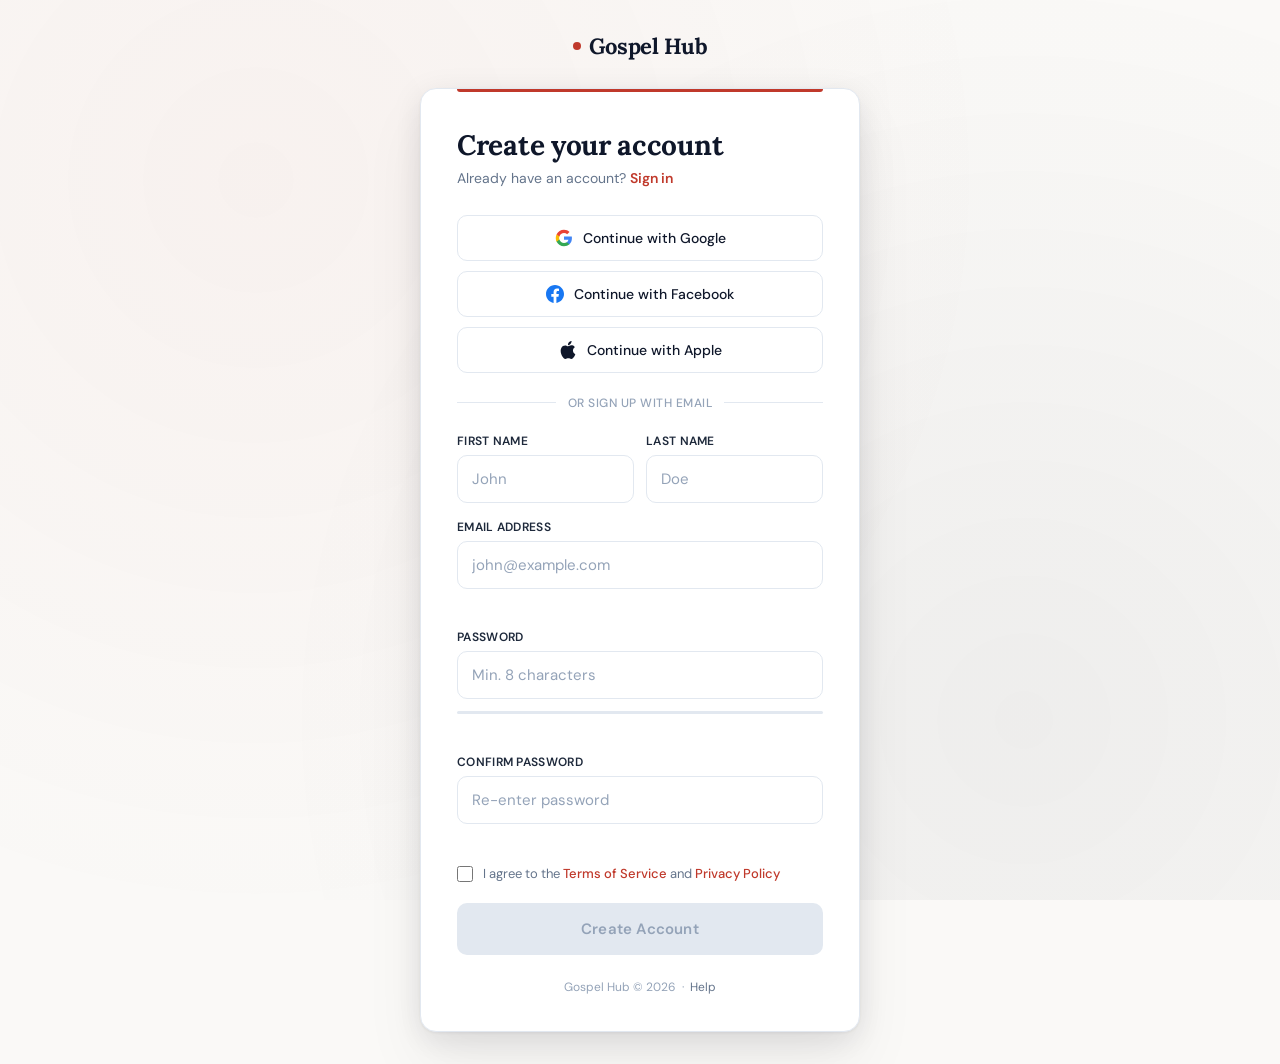
<file: gospel-hub-create-account.html>
<!DOCTYPE html>
<html lang="en">
<head>
<meta charset="utf-8">
<meta name="viewport" content="width=device-width, initial-scale=1.0">
<title>Gospel Hub - Create Account</title>

<link rel="preconnect" href="https://fonts.googleapis.com">
<link href="https://fonts.googleapis.com/css2?family=Lora:wght@400;500;600;700&family=DM+Sans:wght@300;400;500;600&display=swap" rel="stylesheet">

<style>

  *, *::before, *::after {
    margin: 0;
    padding: 0;
    box-sizing: border-box;
  }

  :root {
    --navy:    #0f172a;
    --navy-md: #1e293b;
    --red:     #c0392b;
    --red-hov: #a93226;
    --slate:   #64748b;
    --muted:   #94a3b8;
    --border:  #e2e8f0;
    --bg:      #faf9f7;
    --white:   #ffffff;
    --success: #16a34a;
    --error:   #dc2626;
    --font-display: 'Lora', Georgia, serif;
    --font-body:    'DM Sans', sans-serif;
  }

  body {
    font-family: var(--font-body);
    background: var(--bg);
    min-height: 100vh;
    display: flex;
    flex-direction: column;
    align-items: center;
    justify-content: center;
    padding: 32px 16px;
  }

  body::before {
    content: '';
    position: fixed;
    inset: 0;
    background-image:
      radial-gradient(circle at 20% 20%, rgba(192,57,43,0.04) 0%, transparent 60%),
      radial-gradient(circle at 80% 80%, rgba(15,23,42,0.05) 0%, transparent 60%);
    pointer-events: none;
    z-index: 0;
  }

  .wordmark {
    font-family: var(--font-display);
    font-size: 22px;
    font-weight: 700;
    color: var(--navy);
    letter-spacing: -0.3px;
    margin-bottom: 28px;
    display: flex;
    align-items: center;
    gap: 8px;
    position: relative;
    z-index: 1;
  }

  .wordmark-dot {
    width: 8px;
    height: 8px;
    background: var(--red);
    border-radius: 50%;
    display: inline-block;
  }

  .card {
    width: 100%;
    max-width: 440px;
    background: var(--white);
    border-radius: 16px;
    border: 1px solid var(--border);
    padding: 40px 36px 36px;
    position: relative;
    z-index: 1;
    box-shadow:
      0 1px 3px rgba(15,23,42,0.06),
      0 8px 32px rgba(15,23,42,0.10),
      0 32px 64px rgba(15,23,42,0.06);
  }

  .card::before {
    content: '';
    position: absolute;
    top: 0; left: 36px; right: 36px;
    height: 3px;
    background: var(--red);
    border-radius: 0 0 3px 3px;
  }

  .card-title {
    font-family: var(--font-display);
    font-size: 28px;
    font-weight: 700;
    color: var(--navy);
    line-height: 1.2;
    margin-bottom: 6px;
    letter-spacing: -0.3px;
  }

  .card-sub {
    font-size: 14px;
    color: var(--slate);
    margin-bottom: 28px;
    font-weight: 400;
  }

  .card-sub a {
    color: var(--red);
    font-weight: 600;
    text-decoration: none;
    transition: color 0.15s;
  }

  .card-sub a:hover { color: var(--red-hov); }

  .social-group {
    display: flex;
    flex-direction: column;
    gap: 10px;
    margin-bottom: 8px;
  }

  .social-btn {
    width: 100%;
    height: 46px;
    border-radius: 10px;
    border: 1px solid var(--border);
    background: var(--white);
    display: flex;
    align-items: center;
    justify-content: center;
    gap: 10px;
    font-family: var(--font-body);
    font-size: 14px;
    font-weight: 500;
    color: var(--navy);
    cursor: pointer;
    transition: border-color 0.2s, box-shadow 0.2s, background 0.2s;
  }

  .social-btn:hover {
    border-color: #c7d2e0;
    background: var(--bg);
    box-shadow: 0 2px 8px rgba(15,23,42,0.07);
  }

  .social-btn:active { transform: scale(0.99); }

  .social-btn svg {
    width: 18px;
    height: 18px;
    flex-shrink: 0;
  }

  .divider {
    display: flex;
    align-items: center;
    gap: 12px;
    margin: 22px 0;
    color: var(--muted);
    font-size: 12px;
    font-weight: 500;
    letter-spacing: 0.5px;
    text-transform: uppercase;
  }

  .divider::before,
  .divider::after {
    content: '';
    flex: 1;
    height: 1px;
    background: var(--border);
  }

  .name-row {
    display: grid;
    grid-template-columns: 1fr 1fr;
    gap: 12px;
  }

  .field {
    display: flex;
    flex-direction: column;
    gap: 6px;
    margin-bottom: 16px;
  }

  .field label {
    font-size: 12px;
    font-weight: 600;
    color: var(--navy-md);
    letter-spacing: 0.3px;
    text-transform: uppercase;
  }

  .field input {
    width: 100%;
    height: 48px;
    padding: 0 14px;
    border: 1.5px solid var(--border);
    border-radius: 10px;
    font-family: var(--font-body);
    font-size: 15px;
    color: var(--navy);
    background: var(--white);
    outline: none;
    transition: border-color 0.2s, box-shadow 0.2s;
  }

  .field input::placeholder { color: var(--muted); }

  .field input:focus {
    border-color: var(--navy);
    box-shadow: 0 0 0 3px rgba(15,23,42,0.08);
  }

  .field input.invalid:not(:placeholder-shown) {
    border-color: var(--error);
    box-shadow: 0 0 0 3px rgba(220,38,38,0.08);
  }

  .field input.valid {
    border-color: var(--success);
  }

  .strength-bar {
    height: 3px;
    border-radius: 2px;
    background: var(--border);
    margin-top: 6px;
    overflow: hidden;
  }

  .strength-fill {
    height: 100%;
    width: 0%;
    border-radius: 2px;
    transition: width 0.3s, background 0.3s;
  }

  .hint {
    font-size: 11px;
    min-height: 16px;
    color: var(--muted);
    margin-top: 2px;
  }

  .hint.error   { color: var(--error); }
  .hint.success { color: var(--success); }

  .terms-row {
    display: flex;
    align-items: flex-start;
    gap: 10px;
    margin: 4px 0 20px;
  }

  .terms-row input[type="checkbox"] {
    width: 16px;
    height: 16px;
    margin-top: 2px;
    accent-color: var(--red);
    cursor: pointer;
    flex-shrink: 0;
  }

  .terms-row label {
    font-size: 13px;
    color: var(--slate);
    line-height: 1.5;
    cursor: pointer;
  }

  .terms-row a {
    color: var(--red);
    font-weight: 500;
    text-decoration: none;
  }

  .submit-btn {
    width: 100%;
    height: 52px;
    border: none;
    border-radius: 10px;
    font-family: var(--font-body);
    font-size: 15px;
    font-weight: 600;
    cursor: not-allowed;
    background: var(--border);
    color: var(--muted);
    transition: background 0.25s, color 0.25s, transform 0.15s, box-shadow 0.25s;
    letter-spacing: 0.2px;
  }

  .submit-btn.active {
    background: var(--red);
    color: var(--white);
    cursor: pointer;
  }

  .submit-btn.active:hover {
    background: var(--red-hov);
    box-shadow: 0 4px 16px rgba(192,57,43,0.3);
  }

  .submit-btn.active:active { transform: scale(0.99); }

  .card-footer {
    margin-top: 24px;
    text-align: center;
    font-size: 12px;
    color: var(--muted);
  }

  .card-footer a { color: var(--slate); text-decoration: none; }

  @media (max-width: 480px) {
    .card { padding: 32px 20px 28px; }
    .card::before { left: 20px; right: 20px; }
    .name-row { grid-template-columns: 1fr; }
  }

</style>
</head>

<body>

  <div class="wordmark">
    <span class="wordmark-dot"></span>
    <strong><b>Gospel Hub</b></strong>
  
  </div>

  <div class="card">

    <h1 class="card-title">Create your account</h1>

    <!-- ✅ FIX: linked to correct filename, no spaces -->
    <p class="card-sub">Already have an account? <a href="gospel-hub-signin.html">Sign in</a></p>

    <div class="social-group">

      <button type="button" class="social-btn">
        <svg viewBox="0 0 24 24" xmlns="http://www.w3.org/2000/svg">
          <path d="M22.56 12.25c0-.78-.07-1.53-.2-2.25H12v4.26h5.92c-.26 1.37-1.04 2.53-2.21 3.31v2.77h3.57c2.08-1.92 3.28-4.74 3.28-8.09z" fill="#4285F4"/>
          <path d="M12 23c2.97 0 5.46-.98 7.28-2.66l-3.57-2.77c-.98.66-2.23 1.06-3.71 1.06-2.86 0-5.29-1.93-6.16-4.53H2.18v2.84C3.99 20.53 7.7 23 12 23z" fill="#34A853"/>
          <path d="M5.84 14.09c-.22-.66-.35-1.36-.35-2.09s.13-1.43.35-2.09V7.07H2.18C1.43 8.55 1 10.22 1 12s.43 3.45 1.18 4.93l3.66-2.84z" fill="#FBBC05"/>
          <path d="M12 5.38c1.62 0 3.06.56 4.21 1.64l3.15-3.15C17.45 2.09 14.97 1 12 1 7.7 1 3.99 3.47 2.18 7.07l3.66 2.84c.87-2.6 3.3-4.53 6.16-4.53z" fill="#EA4335"/>
        </svg>
        Continue with Google
      </button>

      <button type="button" class="social-btn">
        <svg viewBox="0 0 24 24" fill="#1877f2" xmlns="http://www.w3.org/2000/svg">
          <path d="M24 12.073c0-6.627-5.373-12-12-12s-12 5.373-12 12c0 5.99 4.388 10.954 10.125 11.854v-8.385H7.078v-3.47h3.047V9.43c0-3.007 1.792-4.669 4.533-4.669 1.312 0 2.686.235 2.686.235v2.953H15.83c-1.491 0-1.956.925-1.956 1.874v2.25h3.328l-.532 3.47h-2.796v8.385C19.612 23.027 24 18.062 24 12.073z"/>
        </svg>
        Continue with Facebook
      </button>

      <button type="button" class="social-btn">
        <svg viewBox="0 0 24 24" fill="currentColor" xmlns="http://www.w3.org/2000/svg">
          <path d="M12.152 6.896c-.948 0-2.415-1.078-3.96-1.04-2.04.027-3.91 1.183-4.961 3.014-2.117 3.675-.546 9.103 1.519 12.09 1.013 1.454 2.208 3.09 3.792 3.039 1.52-.065 2.09-.987 3.935-.987 1.831 0 2.35.987 3.96.948 1.637-.026 2.676-1.48 3.676-2.948 1.156-1.688 1.636-3.325 1.662-3.415-.039-.013-3.182-1.221-3.22-4.857-.026-3.04 2.48-4.494 2.597-4.559-1.429-2.09-3.623-2.324-4.39-2.376-2-.156-3.675 1.09-4.61 1.09zM15.53 3.83c.843-1.012 1.4-2.427 1.245-3.83-1.207.052-2.662.805-3.532 1.818-.78.896-1.454 2.338-1.273 3.714 1.338.104 2.715-.688 3.559-1.701z"/>
        </svg>
        Continue with Apple
      </button>

    </div>

    <div class="divider">or sign up with email</div>

    <form id="signupForm" novalidate>

      <div class="name-row">
        <div class="field">
          <label for="firstName">First name</label>
          <input id="firstName" type="text" placeholder="John" autocomplete="given-name">
        </div>
        <div class="field">
          <label for="lastName">Last name</label>
          <input id="lastName" type="text" placeholder="Doe" autocomplete="family-name">
        </div>
      </div>

      <div class="field">
        <label for="email">Email address</label>
        <input id="email" type="email" placeholder="john@example.com" autocomplete="email">
        <span class="hint" id="emailHint"></span>
      </div>

      <div class="field">
        <label for="password">Password</label>
        <input id="password" type="password" placeholder="Min. 8 characters" autocomplete="new-password">
        <div class="strength-bar"><div class="strength-fill" id="strengthFill"></div></div>
        <span class="hint" id="passwordHint"></span>
      </div>

      <div class="field">
        <label for="confirmPassword">Confirm password</label>
        <input id="confirmPassword" type="password" placeholder="Re-enter password" autocomplete="new-password">
        <span class="hint" id="confirmHint"></span>
      </div>

      <div class="terms-row">
        <input type="checkbox" id="terms">
        <label for="terms">
          I agree to the <a href="#">Terms of Service</a> and <a href="#">Privacy Policy</a>
        </label>
      </div>

      <button type="submit" class="submit-btn" id="submitBtn" disabled>
        Create Account
      </button>

    </form>

    <div class="card-footer">
      Gospel Hub &copy; 2026 &nbsp;&middot;&nbsp; <a href="#">Help</a>
    </div>

  </div>

<script>
  const firstName    = document.getElementById('firstName');
  const lastName     = document.getElementById('lastName');
  const emailEl      = document.getElementById('email');
  const passwordEl   = document.getElementById('password');
  const confirmEl    = document.getElementById('confirmPassword');
  const termsEl      = document.getElementById('terms');
  const submitBtn    = document.getElementById('submitBtn');
  const emailHint    = document.getElementById('emailHint');
  const passwordHint = document.getElementById('passwordHint');
  const confirmHint  = document.getElementById('confirmHint');
  const strengthFill = document.getElementById('strengthFill');

  function validEmail(v) {
    return /^[^\s@]+@[^\s@]+\.[^\s@]+$/.test(v.trim());
  }

  function passwordStrength(p) {
    let score = 0;
    if (p.length >= 8)           score++;
    if (p.length >= 12)          score++;
    if (/[A-Z]/.test(p))         score++;
    if (/[0-9]/.test(p))         score++;
    if (/[^A-Za-z0-9]/.test(p))  score++;
    return score;
  }

  function updateStrengthBar(p) {
    const score  = passwordStrength(p);
    const pct    = p.length === 0 ? 0 : Math.max(20, score * 20);
    const colors = ['', '#ef4444', '#f97316', '#eab308', '#22c55e', '#16a34a'];
    const labels = ['', 'Too weak', 'Weak', 'Fair', 'Good', 'Strong'];
    strengthFill.style.width      = pct + '%';
    strengthFill.style.background = colors[score] || '#ef4444';
    if (p.length > 0) {
      passwordHint.textContent = labels[score] || 'Too weak';
      passwordHint.className   = 'hint ' + (score >= 3 ? 'success' : 'error');
    } else {
      passwordHint.textContent = '';
      passwordHint.className   = 'hint';
    }
  }

  function validate() {
    const fnOk = firstName.value.trim().length > 0;
    const lnOk = lastName.value.trim().length > 0;
    const emOk = validEmail(emailEl.value);
    const pwOk = passwordStrength(passwordEl.value) >= 2 && passwordEl.value.length >= 8;
    const cfOk = confirmEl.value === passwordEl.value && confirmEl.value.length > 0;
    const tOk  = termsEl.checked;

    if (emailEl.value.length > 0) {
      if (emOk) {
        emailHint.textContent = ''; emailHint.className = 'hint';
        emailEl.classList.remove('invalid'); emailEl.classList.add('valid');
      } else {
        emailHint.textContent = 'Enter a valid email address';
        emailHint.className   = 'hint error';
        emailEl.classList.add('invalid'); emailEl.classList.remove('valid');
      }
    } else {
      emailHint.textContent = ''; emailHint.className = 'hint';
      emailEl.classList.remove('invalid', 'valid');
    }

    if (confirmEl.value.length > 0) {
      if (cfOk) {
        confirmHint.textContent = 'Passwords match';
        confirmHint.className   = 'hint success';
        confirmEl.classList.remove('invalid'); confirmEl.classList.add('valid');
      } else {
        confirmHint.textContent = 'Passwords do not match';
        confirmHint.className   = 'hint error';
        confirmEl.classList.add('invalid'); confirmEl.classList.remove('valid');
      }
    } else {
      confirmHint.textContent = ''; confirmHint.className = 'hint';
      confirmEl.classList.remove('invalid', 'valid');
    }

    const allOk = fnOk && lnOk && emOk && pwOk && cfOk && tOk;
    submitBtn.disabled = !allOk;
    submitBtn.classList.toggle('active', allOk);
  }

  [firstName, lastName, emailEl, confirmEl, termsEl].forEach(el => {
    el.addEventListener('input', validate);
    el.addEventListener('change', validate);
  });

  passwordEl.addEventListener('input', () => {
    updateStrengthBar(passwordEl.value);
    validate();
  });

  document.getElementById('signupForm').addEventListener('submit', function(e) {
    e.preventDefault();
    alert('Account created successfully! Welcome to Gospel Hub.');
  });
</script>

</body>
</html>
</file>
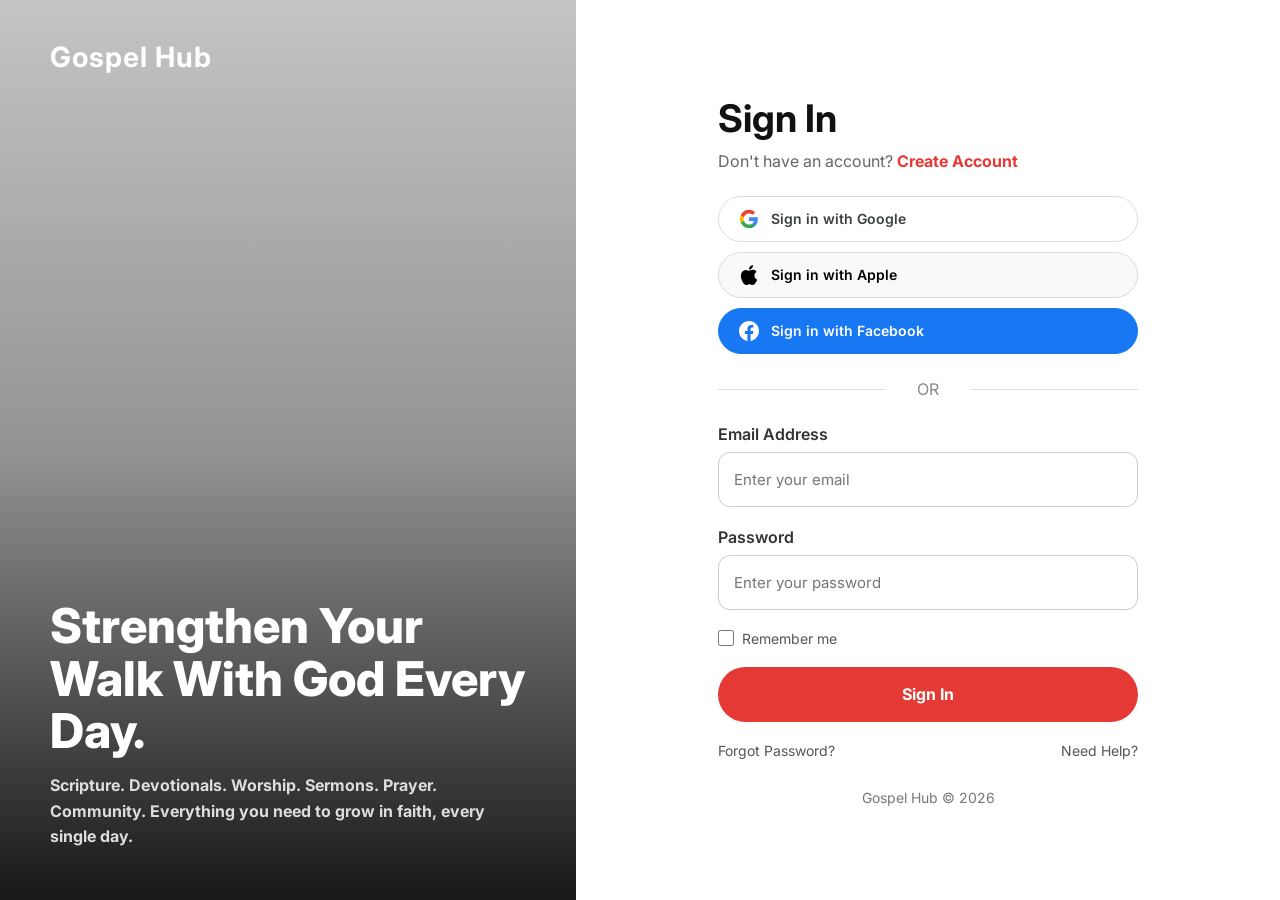
<file: gospel-hub-signin.html>
<!DOCTYPE html>
<html lang="en">
<head>
  <meta charset="UTF-8" />
  <meta name="viewport" content="width=device-width, initial-scale=1.0"/>
  <title>Gospel Hub - Sign In</title>

  <link href="https://fonts.googleapis.com/css2?family=Inter:wght@400;500;600;700;800&display=swap" rel="stylesheet">

  <style>

    * {
      margin: 0;
      padding: 0;
      box-sizing: border-box;
      font-family: 'Inter', sans-serif;
    }

    body {
      background: #f5f5f5;
      min-height: 100vh;
    }

    .container {
      display: flex;
      min-height: 100vh;
    }

    /* ================= LEFT SIDE ================= */

    .left-side {
      width: 45%;
      min-height: 100vh;
      position: relative;
      background: url('https://images.unsplash.com/photo-1504052434569-70ad5836ab65?q=80&w=1200&auto=format&fit=crop') center/cover no-repeat;
      display: flex;
      align-items: flex-end;
      padding: 50px;
      overflow: hidden;
    }

    .overlay {
      position: absolute;
      inset: 0;
      background: linear-gradient(
        to top,
        rgba(0,0,0,0.9),
        rgba(0,0,0,0.4),
        rgba(0,0,0,0.2)
      );
    }

    .content {
      position: relative;
      z-index: 2;
      color: white;
      width: 100%;
    }

    .logo {
      position: absolute;
      top: 40px;
      left: 50px;
      font-size: 28px;
      font-weight: 700;
      letter-spacing: 1px;
      color: white;
      z-index: 2;
    }

    .hero-text {
      max-width: 500px;
    }

    .hero-text h1 {
      font-size: 48px;
      line-height: 1.1;
      margin-bottom: 15px;
      font-weight: 800;
    }

    .hero-text p {
      font-size: 16px;
      line-height: 1.6;
      color: #ddd;
    }

    /* ================= RIGHT SIDE ================= */

    .right-side {
      width: 55%;
      background: white;
      display: flex;
      justify-content: center;
      align-items: center;
      padding: 40px;
    }

    .login-box {
      width: 100%;
      max-width: 420px;
    }

    .login-box h1 {
      font-size: 38px;
      margin-bottom: 10px;
      color: #111;
    }

    .top-text {
      margin-bottom: 25px;
      color: #666;
    }

    .top-text a {
      color: #e53935;
      text-decoration: none;
      font-weight: bold;
    }

    /* ================= SOCIAL BUTTONS ================= */

    .social-btn {
      width: 100%;
      padding: 12px 20px;
      margin-bottom: 10px;
      border-radius: 30px;
      border: 1px solid #dadce0;
      background: white;
      display: flex;
      align-items: center;
      justify-content: flex-start;
      gap: 12px;
      font-size: 14px;
      font-weight: 600;
      cursor: pointer;
      transition: all 0.2s ease;
      color: #3c4043;
    }

    .social-btn:hover {
      transform: translateY(-2px);
      box-shadow: 0 6px 15px rgba(0,0,0,0.08);
    }

    .social-btn:active {
      transform: scale(0.98);
    }

    .icon {
      width: 20px;
      height: 20px;
      flex-shrink: 0;
    }

    .social-btn.apple {
      background: #faf8f8;
      color: #000;
    }

    .social-btn.facebook {
      background: #1877f2;
      color: white;
      border-color: #1877f2;
    }

    /* ================= OR DIVIDER ================= */

    .or {
      text-align: center;
      margin: 25px 0;
      color: #888;
      position: relative;
    }

    .or::before,
    .or::after {
      content: "";
      position: absolute;
      top: 50%;
      width: 40%;
      height: 1px;
      background: #ddd;
    }

    .or::before { left: 0; }
    .or::after  { right: 0; }

    /* ================= INPUTS ================= */

    .input-group {
      margin-bottom: 20px;
    }

    .input-group label {
      display: block;
      margin-bottom: 8px;
      color: #333;
      font-weight: 600;
    }

    .input-group input {
      width: 100%;
      height: 55px;
      padding: 15px;
      border: 1px solid #ccc;
      border-radius: 12px;
      font-size: 15px;
      outline: none;
      transition: border-color 0.2s;
    }

    .input-group input:focus {
      border-color: #e53935;
    }

    /* ================= REMEMBER ME ================= */

    .remember-row {
      display: flex;
      align-items: center;
      gap: 8px;
      margin-bottom: 10px;
    }

    .remember-row input[type="checkbox"] {
      width: 16px;
      height: 16px;
      accent-color: #e53935;
      cursor: pointer;
    }

    .remember-row label {
      font-size: 14px;
      color: #555;
      cursor: pointer;
    }

    /* ================= SIGN IN BUTTON ================= */

    .signin-btn {
      width: 100%;
      height: 55px;
      background: #e53935;
      color: white;
      border: none;
      border-radius: 30px;
      font-size: 16px;
      font-weight: bold;
      cursor: pointer;
      transition: background 0.3s;
      margin-top: 10px;
    }

    .signin-btn:hover {
      background: #c62828;
    }

    /* ================= BOTTOM LINKS ================= */

    .bottom-links {
      margin-top: 20px;
      display: flex;
      justify-content: space-between;
      font-size: 14px;
    }

    .bottom-links a {
      text-decoration: none;
      color: #555;
    }

    .bottom-links a:hover {
      color: #e53935;
    }

    footer {
      margin-top: 30px;
      text-align: center;
      color: #777;
      font-size: 14px;
    }

    /* ================= RESPONSIVE ================= */

    @media (max-width: 900px) {
      .container {
        flex-direction: column;
      }

      .left-side,
      .right-side {
        width: 100%;
      }

      .hero-text h1 {
        font-size: 32px;
      }

      .left-side {
        padding: 30px;
        min-height: 300px;
      }

      .logo {
        top: 30px;
        left: 30px;
      }
    }

  </style>
</head>

<body>

<div class="container">

  <!-- LEFT SIDE -->
  <div class="left-side">

    <div class="overlay"></div>

    <div class="logo">Gospel Hub</div>

    <div class="content">
      <div class="hero-text">
        <h1>Strengthen Your Walk With God Every Day.</h1>
        <p>
          <strong>
          Scripture. Devotionals. Worship. Sermons. Prayer. Community. Everything you need to grow in faith, every single day.
          </strong>
        </p>
      </div>
    </div>

  </div>

  <!-- RIGHT SIDE -->
  <div class="right-side">

    <div class="login-box">

      <h1>Sign In</h1>

      <!-- ✅ FIX: removed stray "s", linked to correct filename -->
      <p class="top-text">
        Don't have an account?
        <a href="gospel-hub-create-account.html">Create Account</a>
      </p>

      <!-- SOCIAL LOGIN BUTTONS -->

      <button type="button" class="social-btn google">
        <svg class="icon" viewBox="0 0 24 24" xmlns="http://www.w3.org/2000/svg">
          <path d="M22.56 12.25c0-.78-.07-1.53-.2-2.25H12v4.26h5.92c-.26 1.37-1.04 2.53-2.21 3.31v2.77h3.57c2.08-1.92 3.28-4.74 3.28-8.09z" fill="#4285F4"/>
          <path d="M12 23c2.97 0 5.46-.98 7.28-2.66l-3.57-2.77c-.98.66-2.23 1.06-3.71 1.06-2.86 0-5.29-1.93-6.16-4.53H2.18v2.84C3.99 20.53 7.7 23 12 23z" fill="#34A853"/>
          <path d="M5.84 14.09c-.22-.66-.35-1.36-.35-2.09s.13-1.43.35-2.09V7.07H2.18C1.43 8.55 1 10.22 1 12s.43 3.45 1.18 4.93l3.66-2.84z" fill="#FBBC05"/>
          <path d="M12 5.38c1.62 0 3.06.56 4.21 1.64l3.15-3.15C17.45 2.09 14.97 1 12 1 7.7 1 3.99 3.47 2.18 7.07l3.66 2.84c.87-2.6 3.3-4.53 6.16-4.53z" fill="#EA4335"/>
        </svg>
        Sign in with Google
      </button>

      <button type="button" class="social-btn apple">
        <svg class="icon" viewBox="0 0 24 24" fill="currentColor" xmlns="http://www.w3.org/2000/svg">
          <path d="M12.152 6.896c-.948 0-2.415-1.078-3.96-1.04-2.04.027-3.91 1.183-4.961 3.014-2.117 3.675-.546 9.103 1.519 12.09 1.013 1.454 2.208 3.09 3.792 3.039 1.52-.065 2.09-.987 3.935-.987 1.831 0 2.35.987 3.96.948 1.637-.026 2.676-1.48 3.676-2.948 1.156-1.688 1.636-3.325 1.662-3.415-.039-.013-3.182-1.221-3.22-4.857-.026-3.04 2.48-4.494 2.597-4.559-1.429-2.09-3.623-2.324-4.39-2.376-2-.156-3.675 1.09-4.61 1.09zM15.53 3.83c.843-1.012 1.4-2.427 1.245-3.83-1.207.052-2.662.805-3.532 1.818-.78.896-1.454 2.338-1.273 3.714 1.338.104 2.715-.688 3.559-1.701z"/>
        </svg>
        Sign in with Apple
      </button>

      <button type="button" class="social-btn facebook">
        <svg class="icon" viewBox="0 0 24 24" fill="white" xmlns="http://www.w3.org/2000/svg">
          <path d="M24 12.073c0-6.627-5.373-12-12-12s-12 5.373-12 12c0 5.99 4.388 10.954 10.125 11.854v-8.385H7.078v-3.47h3.047V9.43c0-3.007 1.792-4.669 4.533-4.669 1.312 0 2.686.235 2.686.235v2.953H15.83c-1.491 0-1.956.925-1.956 1.874v2.25h3.328l-.532 3.47h-2.796v8.385C19.612 23.027 24 18.062 24 12.073z"/>
        </svg>
        Sign in with Facebook
      </button>

      <div class="or">OR</div>

      <form id="loginForm">

        <div class="input-group">
          <label for="email">Email Address</label>
          <input type="email" id="email" placeholder="Enter your email" autocomplete="email">
        </div>

        <div class="input-group">
          <label for="password">Password</label>
          <input type="password" id="password" placeholder="Enter your password" autocomplete="current-password">
        </div>

        <div class="remember-row">
          <input type="checkbox" id="remember">
          <label for="remember">Remember me</label>
        </div>

        <button type="submit" class="signin-btn">Sign In</button>

      </form>

      <div class="bottom-links">
        <a href="#">Forgot Password?</a>
        <a href="#">Need Help?</a>
      </div>

      <footer>
        Gospel Hub &copy; 2026
      </footer>

    </div>

  </div>

</div>

<script>
  const form = document.getElementById("loginForm");

  form.addEventListener("submit", function(e) {
    e.preventDefault();

    const email    = document.getElementById("email").value.trim();
    const password = document.getElementById("password").value;

    if (email === "" || password === "") {
      alert("Please fill in all fields.");
      return;
    }

    alert("Login Successful!");
  });
</script>

</body>
</html>
</file>
